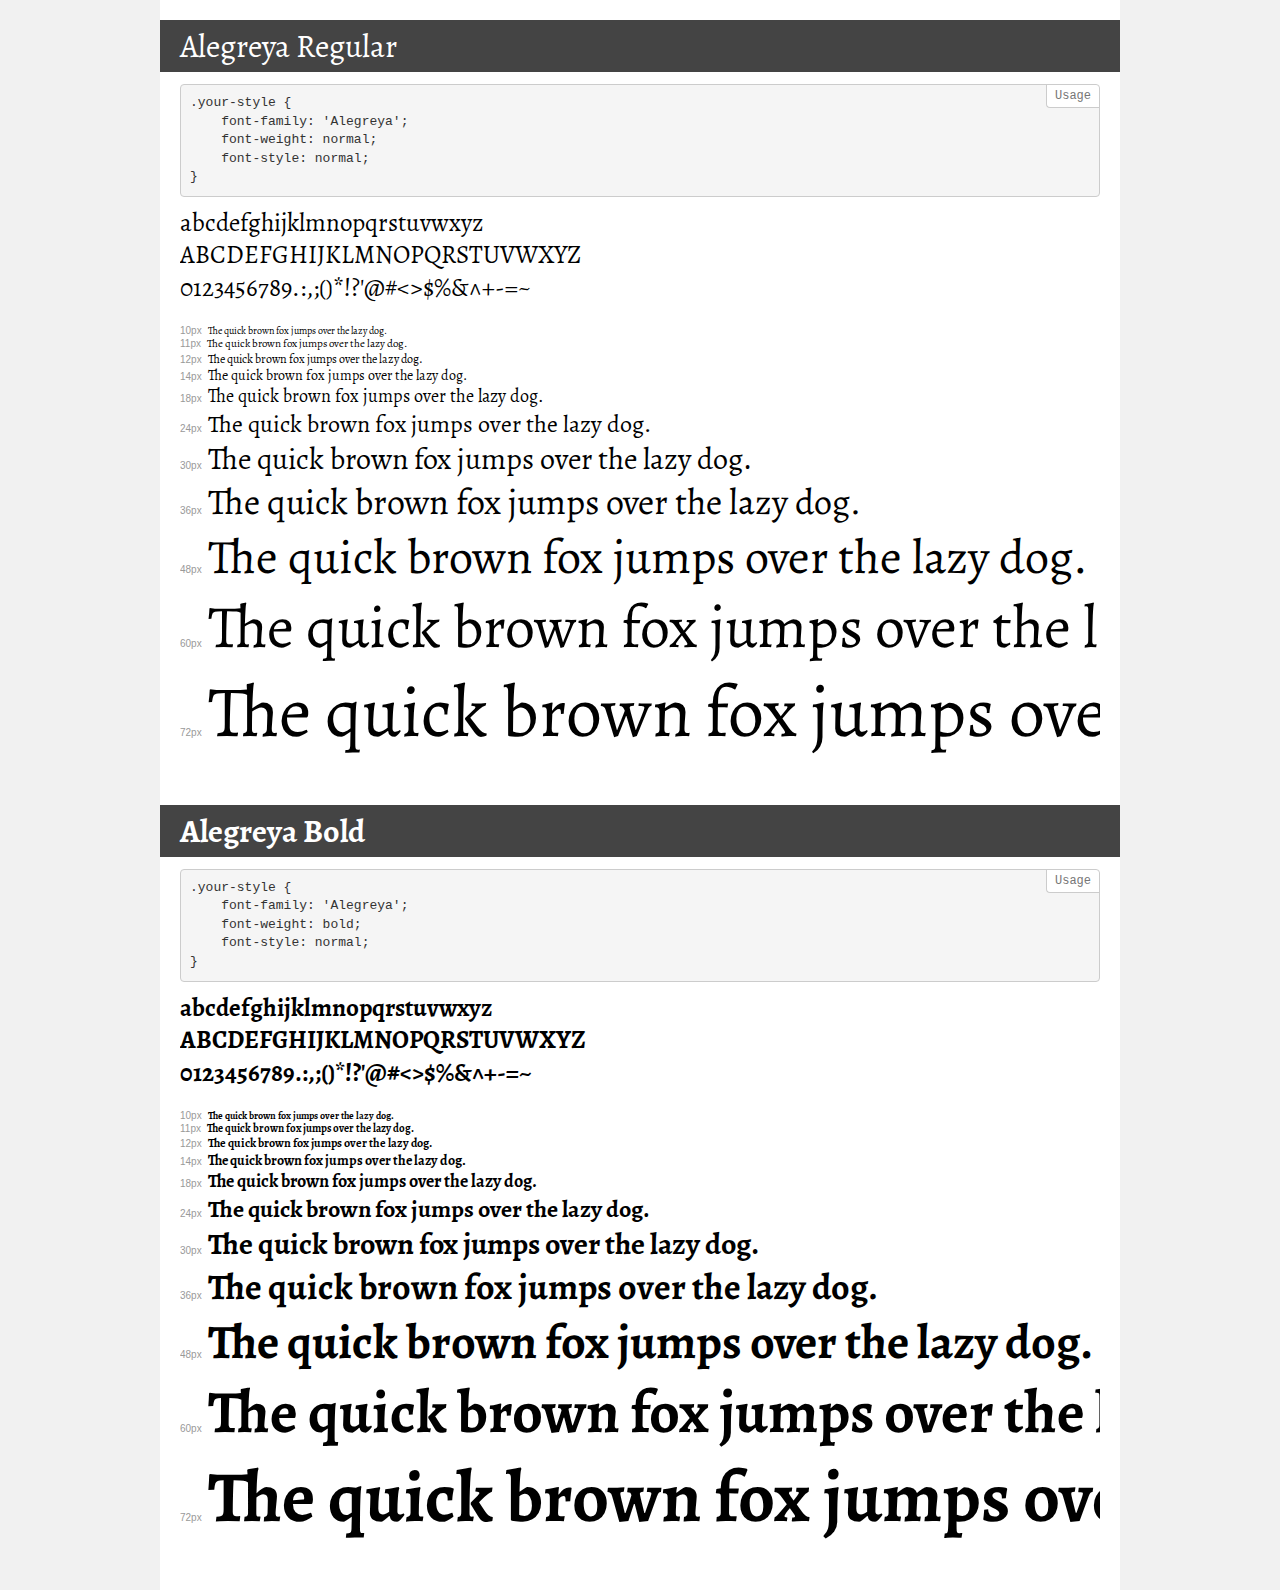
<file: fonts/Alegreya/demo.html>
<!DOCTYPE html>
<html>
<head>
    <meta charset="utf-8">
    <meta http-equiv="X-UA-Compatible" content="IE=edge">
    <meta name="viewport" content="width=device-width, initial-scale=1">
    <meta name="robots" content="noindex, noarchive">
    <meta name="format-detection" content="telephone=no">
    <title>Transfonter demo</title>
    <link href="stylesheet.css" rel="stylesheet">
    <style>
        /*
        http://meyerweb.com/eric/tools/css/reset/
        v2.0 | 20110126
        License: none (public domain)
        */
        html, body, div, span, applet, object, iframe,
        h1, h2, h3, h4, h5, h6, p, blockquote, pre,
        a, abbr, acronym, address, big, cite, code,
        del, dfn, em, img, ins, kbd, q, s, samp,
        small, strike, strong, sub, sup, tt, var,
        b, u, i, center,
        dl, dt, dd, ol, ul, li,
        fieldset, form, label, legend,
        table, caption, tbody, tfoot, thead, tr, th, td,
        article, aside, canvas, details, embed,
        figure, figcaption, footer, header, hgroup,
        menu, nav, output, ruby, section, summary,
        time, mark, audio, video {
            margin: 0;
            padding: 0;
            border: 0;
            font-size: 100%;
            font: inherit;
            vertical-align: baseline;
        }
        /* HTML5 display-role reset for older browsers */
        article, aside, details, figcaption, figure,
        footer, header, hgroup, menu, nav, section {
            display: block;
        }
        body {
            line-height: 1;
        }
        ol, ul {
            list-style: none;
        }
        blockquote, q {
            quotes: none;
        }
        blockquote:before, blockquote:after,
        q:before, q:after {
            content: '';
            content: none;
        }
        table {
            border-collapse: collapse;
            border-spacing: 0;
        }
        /* common styles */
        body {
            background: #f1f1f1;
            color: #000;
        }
        .page {
            background: #fff;
            width: 920px;
            margin: 0 auto;
            padding: 20px 20px 0 20px;
            overflow: hidden;
        }
        .font-container {
            overflow-x: auto;
            overflow-y: hidden;
            margin-bottom: 40px;
            line-height: 1.3;
            white-space: nowrap;
            padding-bottom: 5px;
        }
        h1 {
            position: relative;
            background: #444;
            font-size: 32px;
            color: #fff;
            padding: 10px 20px;
            margin: 0 -20px 12px -20px;
        }
        .letters {
            font-size: 25px;
            margin-bottom: 20px;
        }
        .s10:before {
            content: '10px';
        }
        .s11:before {
            content: '11px';
        }
        .s12:before {
            content: '12px';
        }
        .s14:before {
            content: '14px';
        }
        .s18:before {
            content: '18px';
        }
        .s24:before {
            content: '24px';
        }
        .s30:before {
            content: '30px';
        }
        .s36:before {
            content: '36px';
        }
        .s48:before {
            content: '48px';
        }
        .s60:before {
            content: '60px';
        }
        .s72:before {
            content: '72px';
        }
        .s10:before, .s11:before, .s12:before, .s14:before,
        .s18:before, .s24:before, .s30:before, .s36:before,
        .s48:before, .s60:before, .s72:before {
            font-family: Arial, sans-serif;
            font-size: 10px;
            font-weight: normal;
            font-style: normal;
            color: #999;
            padding-right: 6px;
        }
        pre {
            display: block;
            position: relative;
            padding: 9px;
            margin: 0 0 10px;
            font-family: Monaco, Menlo, Consolas, "Courier New", monospace !important;
            font-size: 13px;
            line-height: 1.428571429;
            color: #333;
            font-weight: normal !important;
            font-style: normal !important;
            background-color: #f5f5f5;
            border: 1px solid #ccc;
            overflow-x: auto;
            border-radius: 4px;
        }
        pre:after {
            display: block;
            position: absolute;
            right: 0;
            top: 0;
            content: 'Usage';
            line-height: 1;
            padding: 5px 8px;
            font-size: 12px;
            color: #767676;
            background-color: #fff;
            border: 1px solid #ccc;
            border-right: none;
            border-top: none;
            border-radius: 0 4px 0 4px;
            z-index: 10;
        }
        /* responsive */
        @media (max-width: 959px) {
            .page {
                width: auto;
                margin: 0;
            }
        }
    </style>
</head>
<body>
<div class="page">
    <div class="demo" style="font-family: 'Alegreya'; font-weight: normal; font-style: normal;">
        <h1>Alegreya Regular</h1>
        <pre>.your-style {
    font-family: 'Alegreya';
    font-weight: normal;
    font-style: normal;
}</pre>
        <div class="font-container">
            <p class="letters">
                abcdefghijklmnopqrstuvwxyz<br>
ABCDEFGHIJKLMNOPQRSTUVWXYZ<br>
                0123456789.:,;()*!?'@#<>$%&^+-=~
            </p>
            <p class="s10" style="font-size: 10px;">The quick brown fox jumps over the lazy dog.</p>
            <p class="s11" style="font-size: 11px;">The quick brown fox jumps over the lazy dog.</p>
            <p class="s12" style="font-size: 12px;">The quick brown fox jumps over the lazy dog.</p>
            <p class="s14" style="font-size: 14px;">The quick brown fox jumps over the lazy dog.</p>
            <p class="s18" style="font-size: 18px;">The quick brown fox jumps over the lazy dog.</p>
            <p class="s24" style="font-size: 24px;">The quick brown fox jumps over the lazy dog.</p>
            <p class="s30" style="font-size: 30px;">The quick brown fox jumps over the lazy dog.</p>
            <p class="s36" style="font-size: 36px;">The quick brown fox jumps over the lazy dog.</p>
            <p class="s48" style="font-size: 48px;">The quick brown fox jumps over the lazy dog.</p>
            <p class="s60" style="font-size: 60px;">The quick brown fox jumps over the lazy dog.</p>
            <p class="s72" style="font-size: 72px;">The quick brown fox jumps over the lazy dog.</p>
        </div>
    </div>
    <div class="demo" style="font-family: 'Alegreya'; font-weight: bold; font-style: normal;">
        <h1>Alegreya Bold</h1>
        <pre>.your-style {
    font-family: 'Alegreya';
    font-weight: bold;
    font-style: normal;
}</pre>
        <div class="font-container">
            <p class="letters">
                abcdefghijklmnopqrstuvwxyz<br>
ABCDEFGHIJKLMNOPQRSTUVWXYZ<br>
                0123456789.:,;()*!?'@#<>$%&^+-=~
            </p>
            <p class="s10" style="font-size: 10px;">The quick brown fox jumps over the lazy dog.</p>
            <p class="s11" style="font-size: 11px;">The quick brown fox jumps over the lazy dog.</p>
            <p class="s12" style="font-size: 12px;">The quick brown fox jumps over the lazy dog.</p>
            <p class="s14" style="font-size: 14px;">The quick brown fox jumps over the lazy dog.</p>
            <p class="s18" style="font-size: 18px;">The quick brown fox jumps over the lazy dog.</p>
            <p class="s24" style="font-size: 24px;">The quick brown fox jumps over the lazy dog.</p>
            <p class="s30" style="font-size: 30px;">The quick brown fox jumps over the lazy dog.</p>
            <p class="s36" style="font-size: 36px;">The quick brown fox jumps over the lazy dog.</p>
            <p class="s48" style="font-size: 48px;">The quick brown fox jumps over the lazy dog.</p>
            <p class="s60" style="font-size: 60px;">The quick brown fox jumps over the lazy dog.</p>
            <p class="s72" style="font-size: 72px;">The quick brown fox jumps over the lazy dog.</p>
        </div>
    </div>
</div>
</body>
</html>
</file>
<file: fonts/Alegreya/stylesheet.css>
@font-face {
    font-family: 'Alegreya';
    src: url('Alegreya-Regular.woff2') format('woff2'),
        url('Alegreya-Regular.woff') format('woff');
    font-weight: normal;
    font-style: normal;
}

@font-face {
    font-family: 'Alegreya';
    src: url('Alegreya-Bold.woff2') format('woff2'),
        url('Alegreya-Bold.woff') format('woff');
    font-weight: bold;
    font-style: normal;
}
</file>
